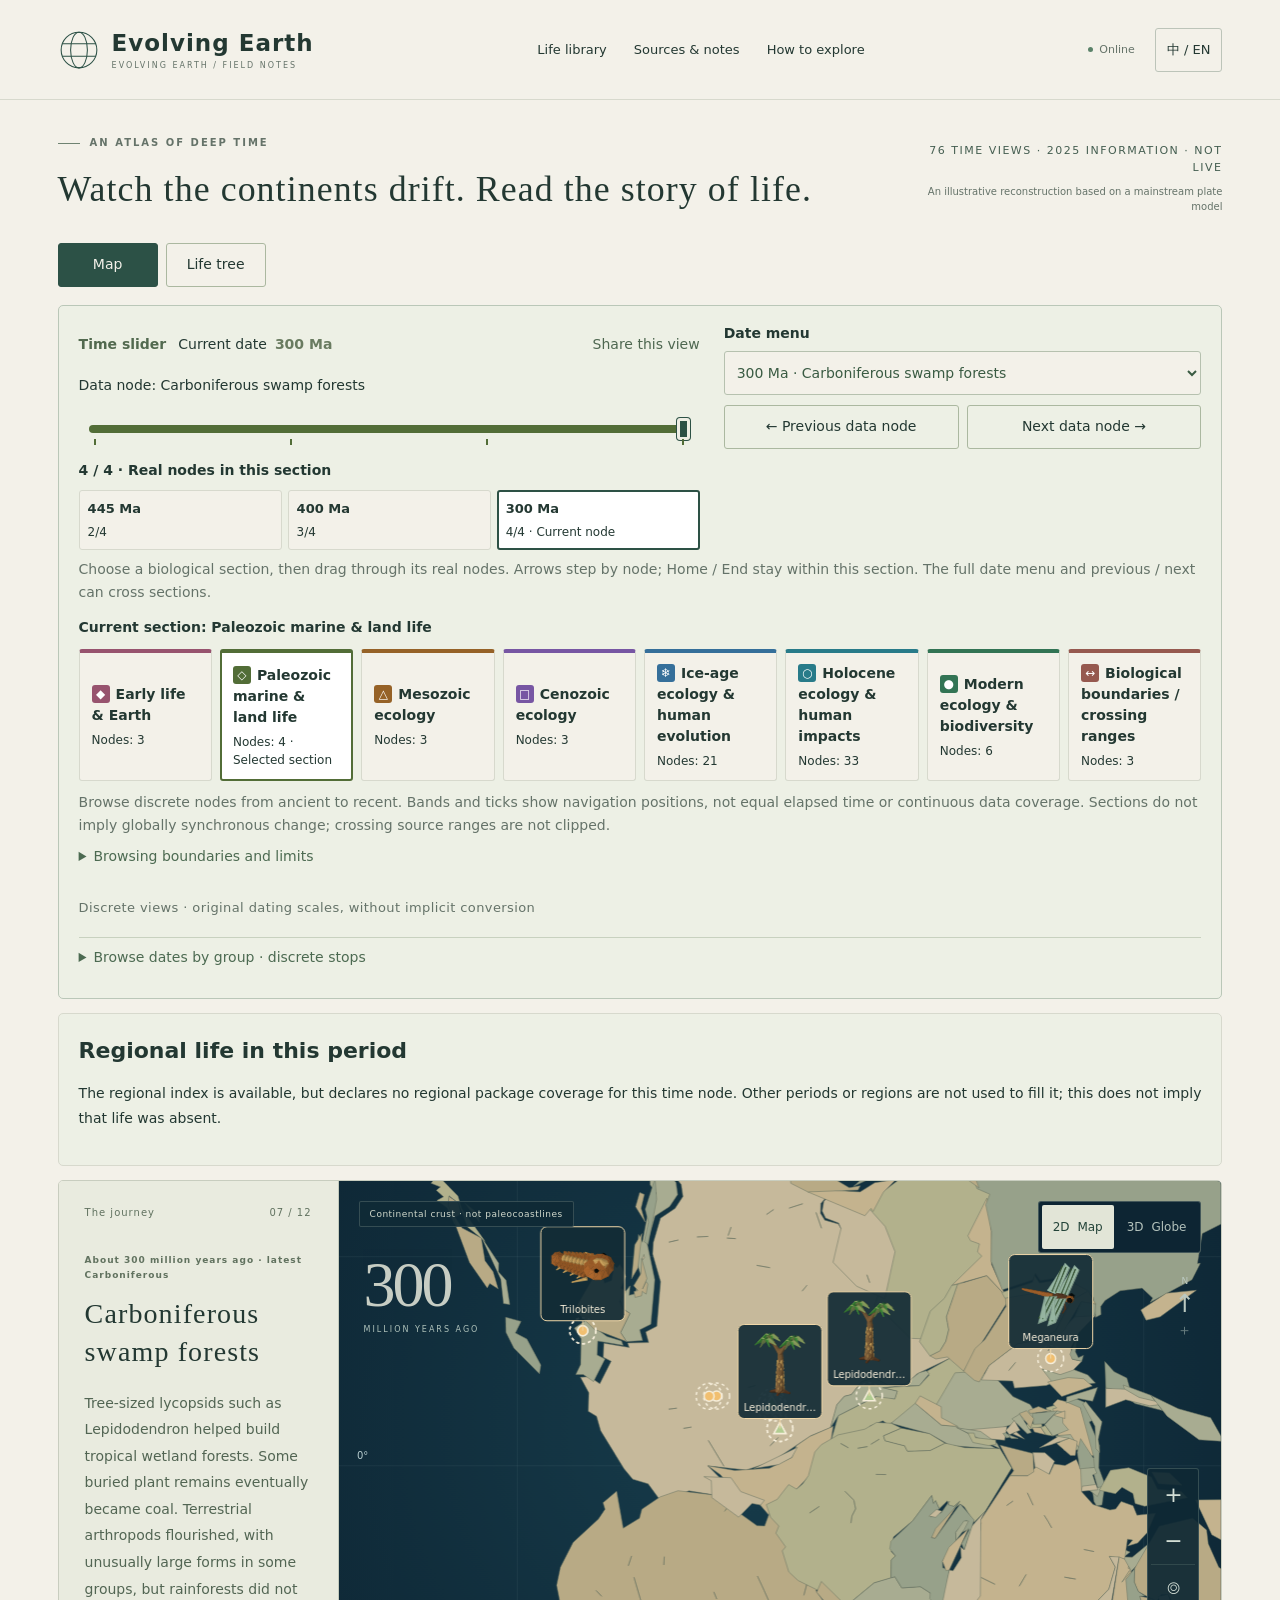
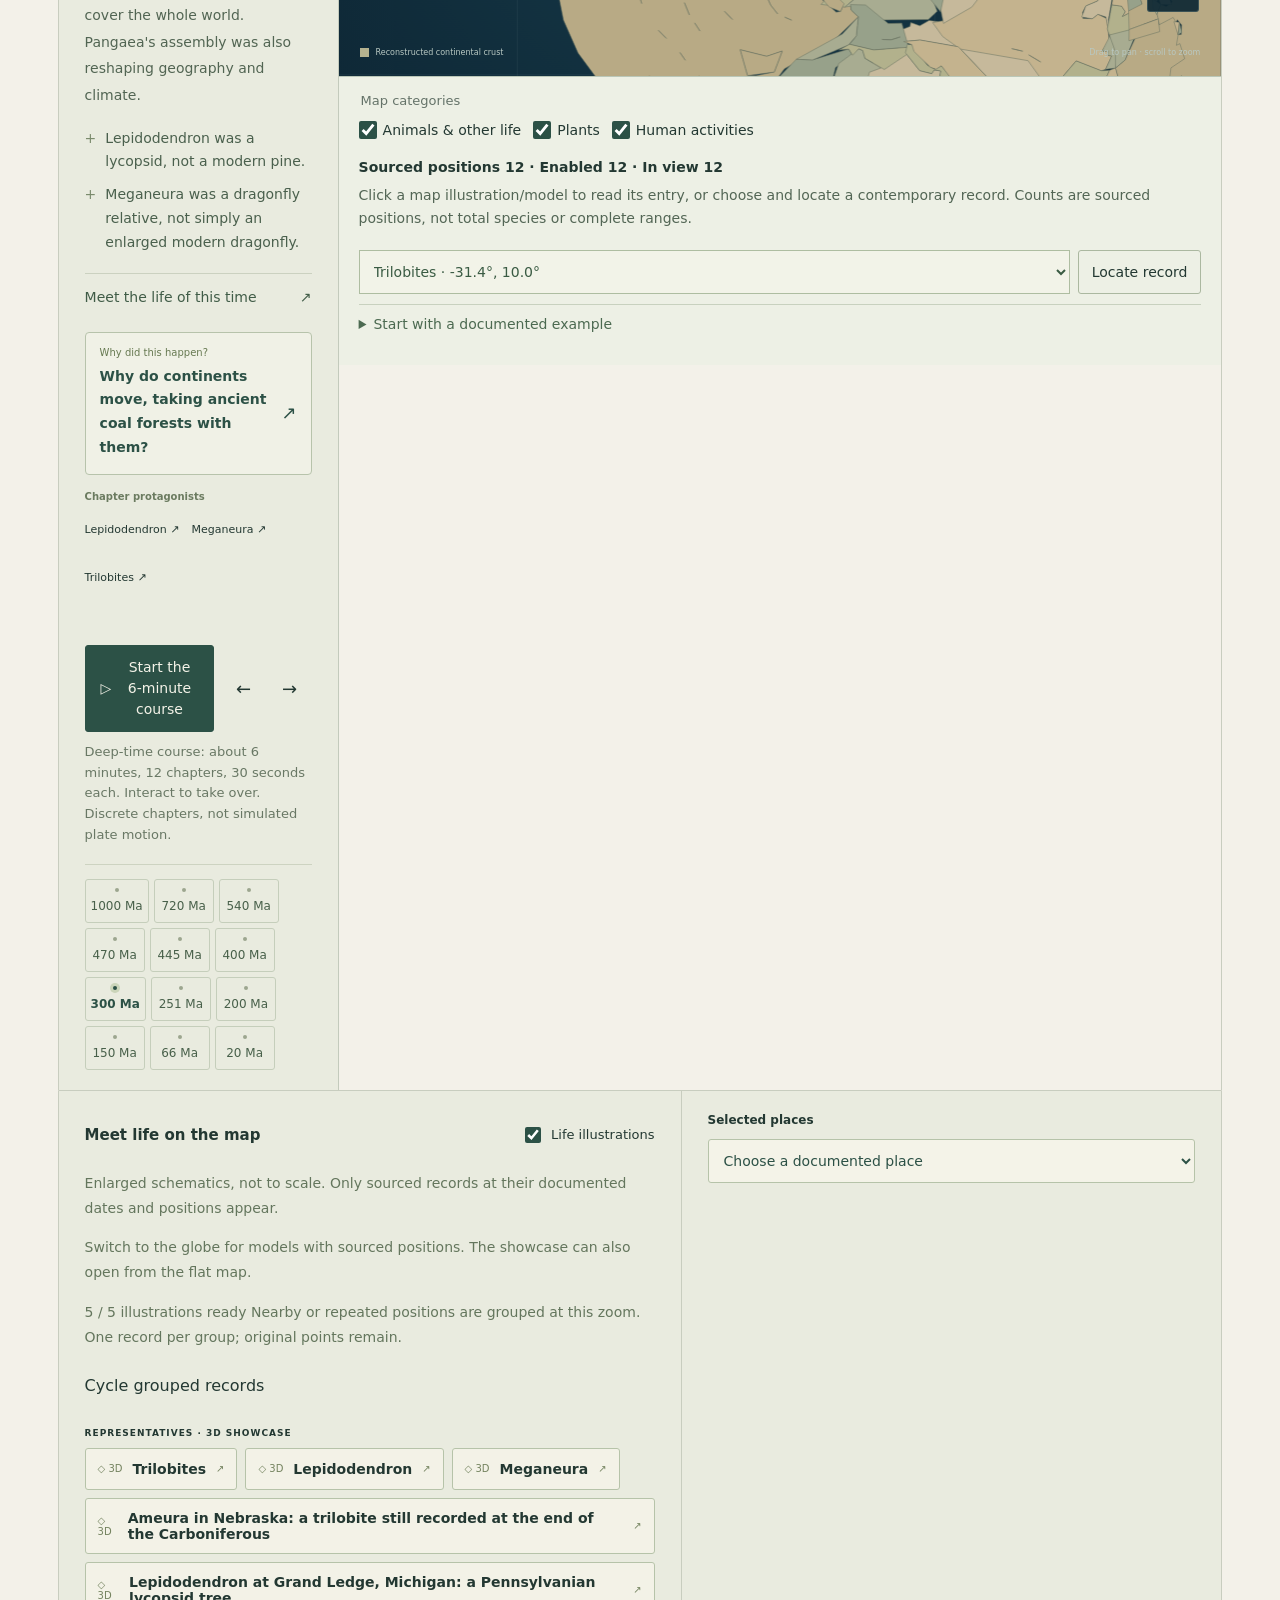
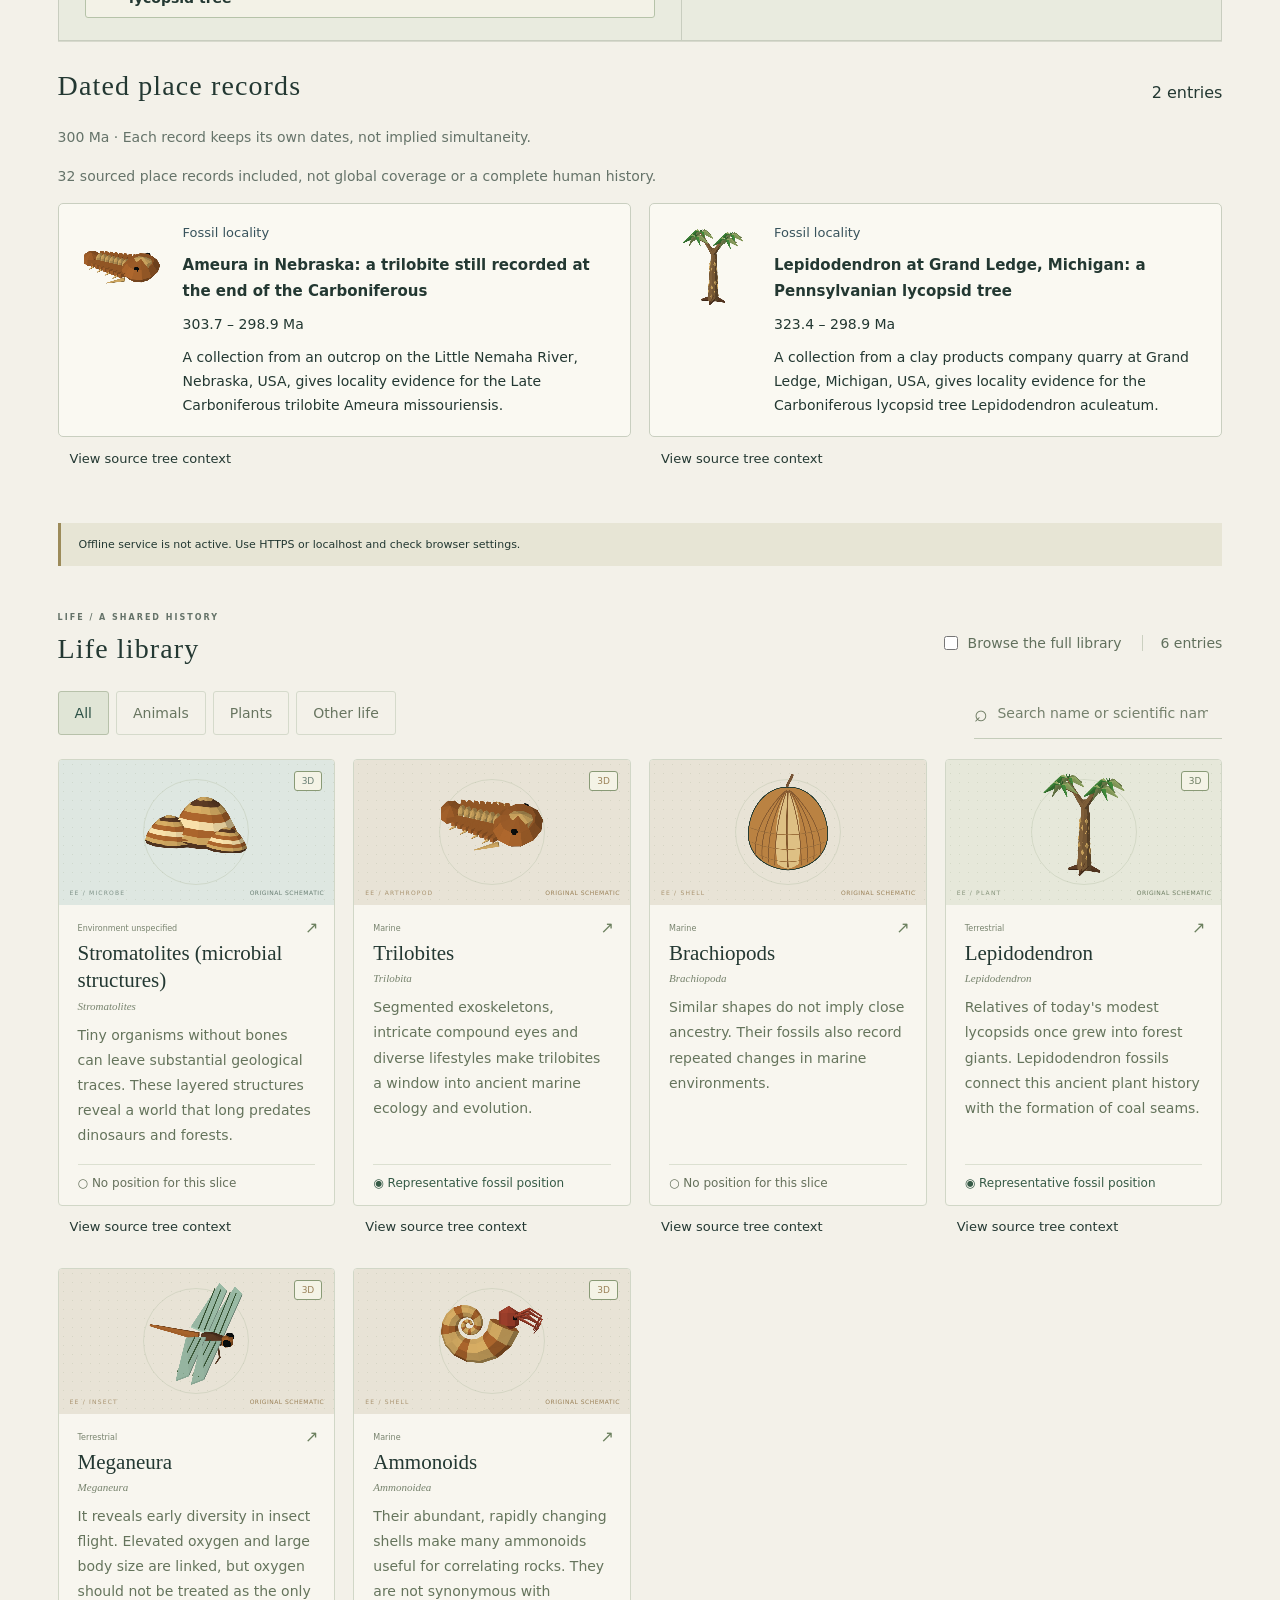
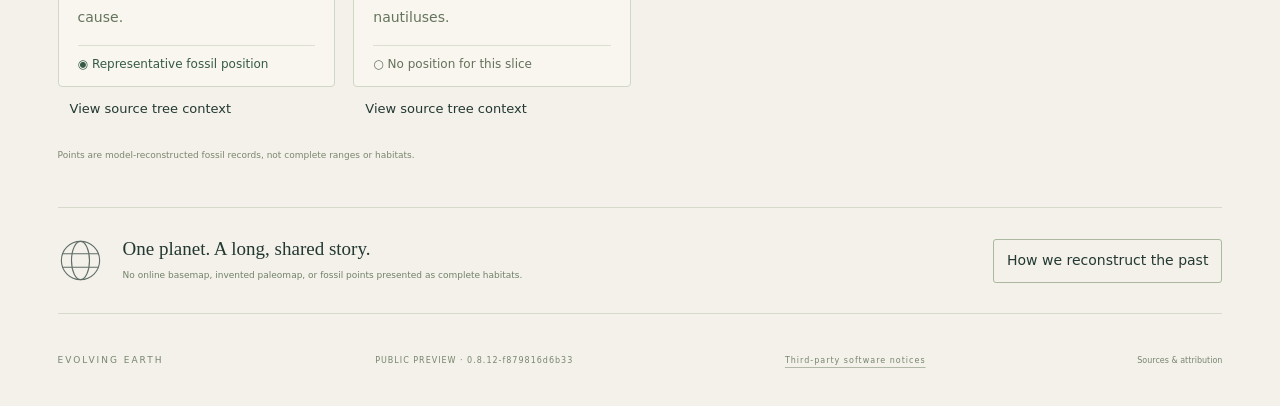
<file: index.html>
<!doctype html>
<html lang="zh-CN">
  <head>
    <meta charset="UTF-8">
    <meta name="viewport" content="width=device-width, initial-scale=1">
    <meta name="theme-color" content="#0b1c25">
    <meta name="description" content="演化地球 · Watch the continents drift. Read the story of life. An interactive, bilingual journey through a billion years of Earth history.">
    <link rel="icon" type="image/svg+xml" href="./earth.svg">
    <title>演化地球 · Evolving Earth</title>
    <script type="module" crossorigin src="./assets/index-gGgbrmYW.js"></script>
    <link rel="stylesheet" crossorigin href="./assets/index-B6CaaxDY.css">
  </head>
  <body>
    <div id="app"></div>
  </body>
</html>
</file>
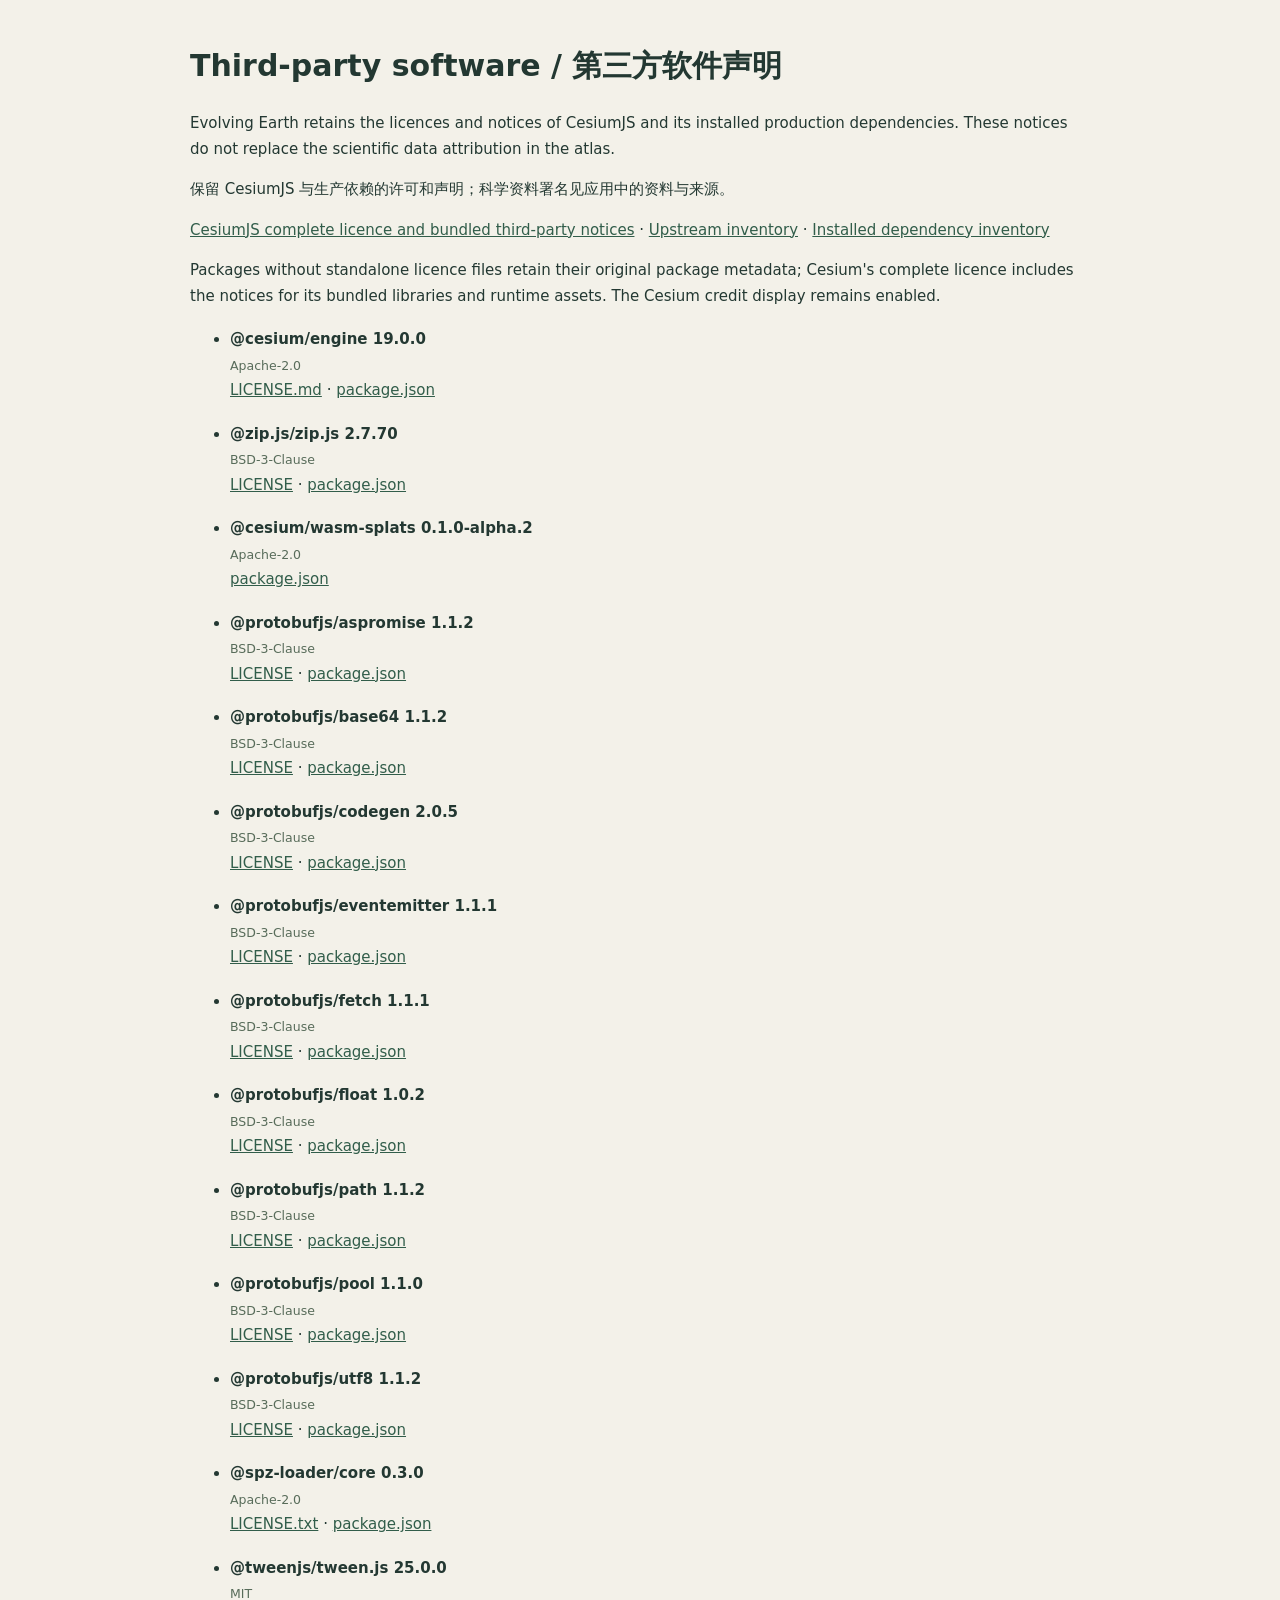
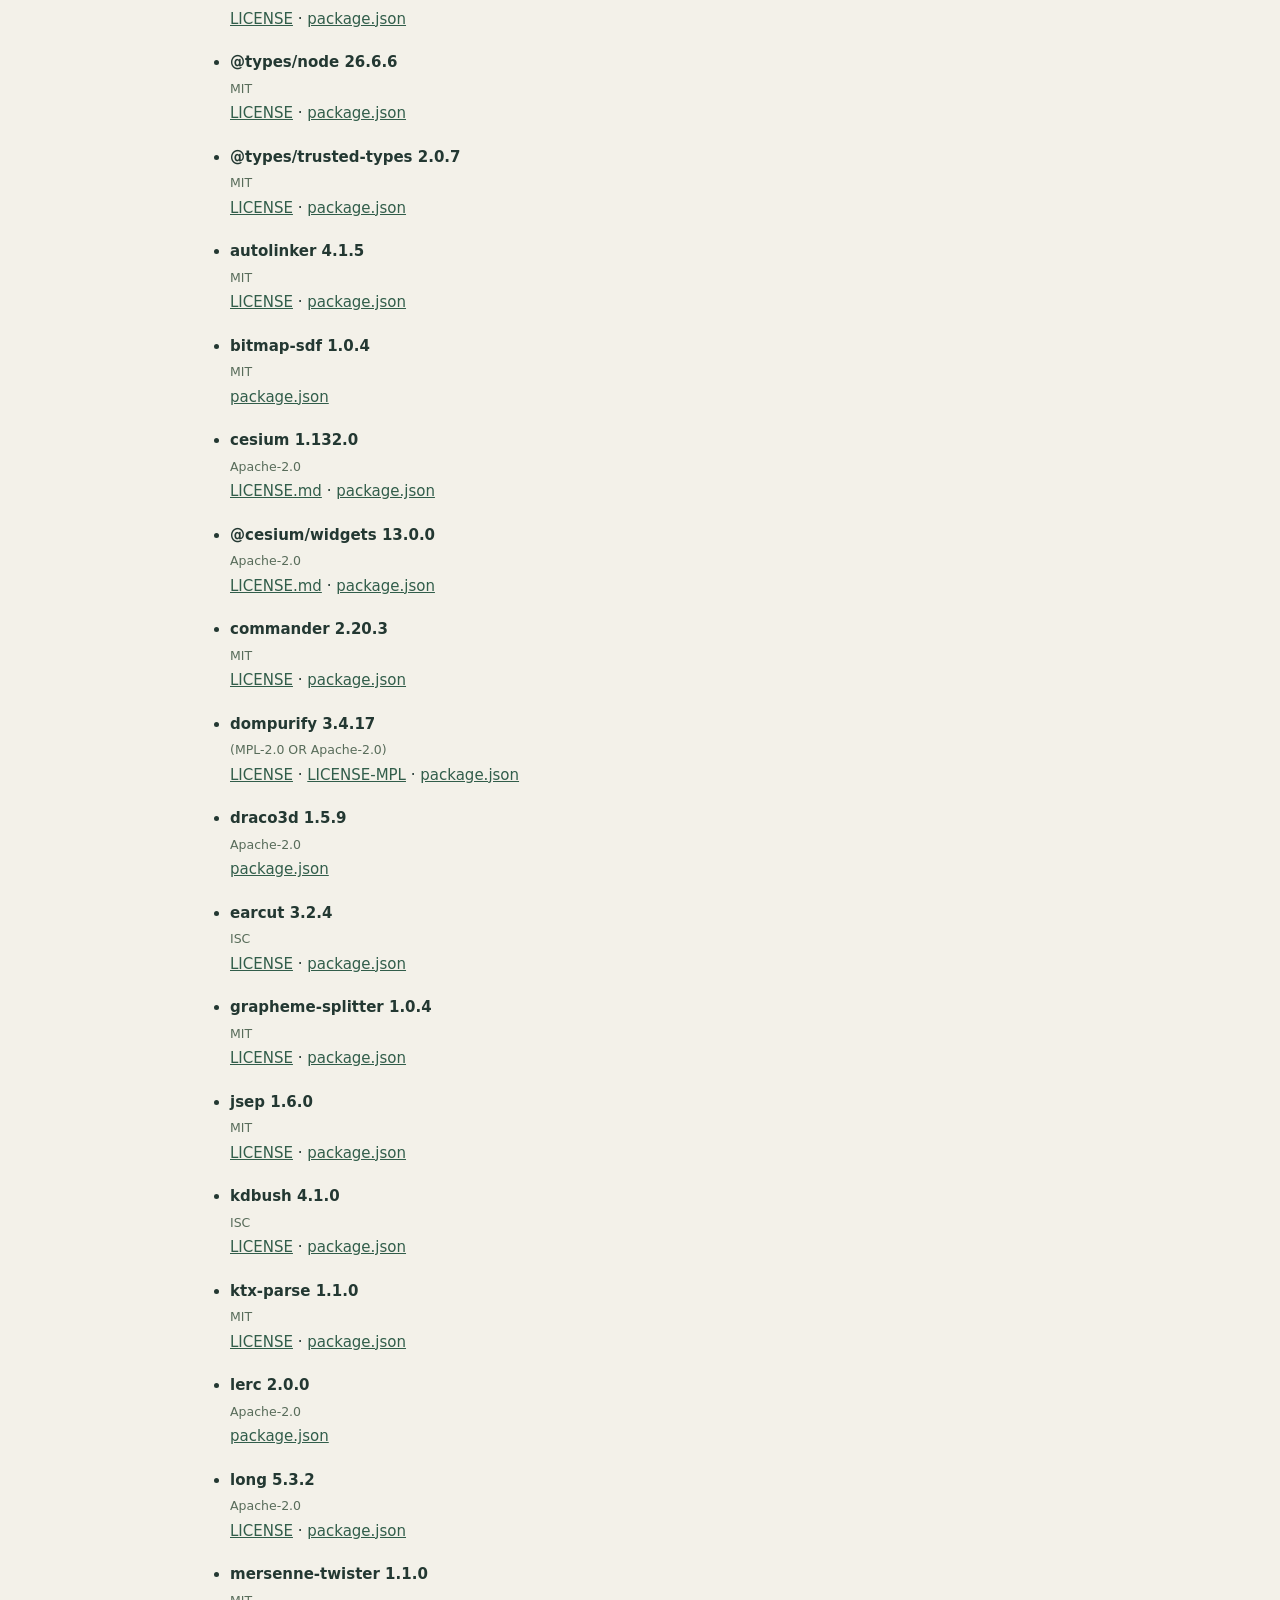
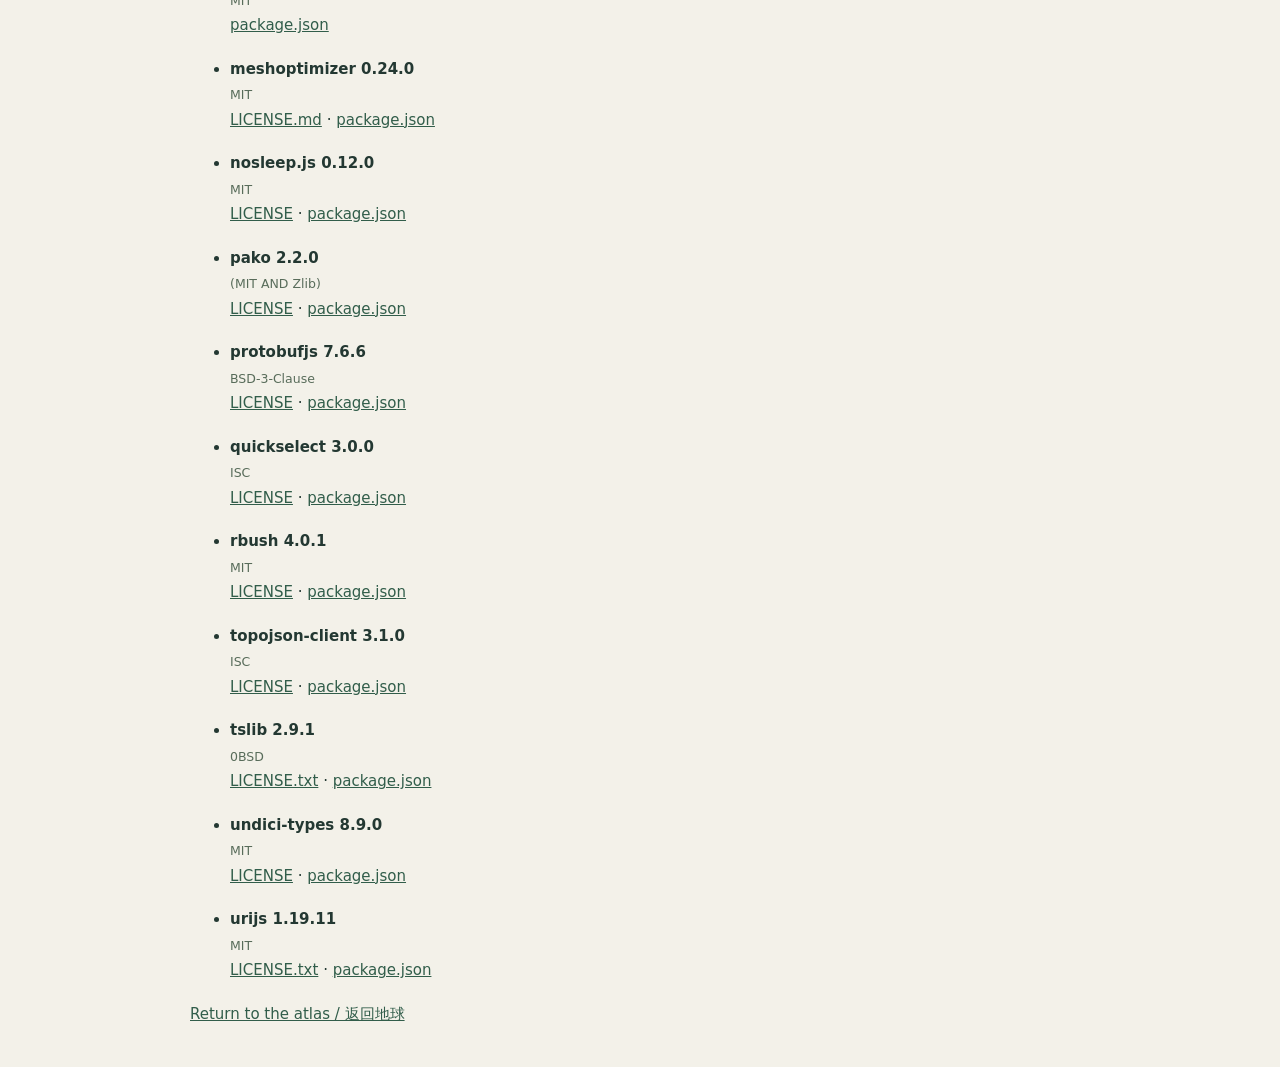
<file: licenses/index.html>
<!doctype html><html lang="en"><meta charset="utf-8"><meta name="viewport" content="width=device-width,initial-scale=1"><title>Third-party notices · Evolving Earth</title><style>body{max-width:900px;margin:40px auto;padding:0 24px;font:15px/1.7 system-ui;color:#233832;background:#f3f1e9}a{color:#315d4a}li{margin:18px 0}small{color:#586c5a}</style><h1>Third-party software / 第三方软件声明</h1><p>Evolving Earth retains the licences and notices of CesiumJS and its installed production dependencies. These notices do not replace the scientific data attribution in the atlas.</p><p>保留 CesiumJS 与生产依赖的许可和声明；科学资料署名见应用中的资料与来源。</p><p><a href="Cesium-LICENSE.md">CesiumJS complete licence and bundled third-party notices</a> · <a href="Cesium-ThirdParty.json">Upstream inventory</a> · <a href="inventory.json">Installed dependency inventory</a></p><p>Packages without standalone licence files retain their original package metadata; Cesium's complete licence includes the notices for its bundled libraries and runtime assets. The Cesium credit display remains enabled.</p><ul><li><strong>@cesium/engine 19.0.0</strong><br><small>Apache-2.0</small><br><a href="_cesium_engine_19.0.0/LICENSE.md">LICENSE.md</a> · <a href="_cesium_engine_19.0.0/package.json">package.json</a></li><li><strong>@zip.js/zip.js 2.7.70</strong><br><small>BSD-3-Clause</small><br><a href="_zip.js_zip.js_2.7.70/LICENSE">LICENSE</a> · <a href="_zip.js_zip.js_2.7.70/package.json">package.json</a></li><li><strong>@cesium/wasm-splats 0.1.0-alpha.2</strong><br><small>Apache-2.0</small><br><a href="_cesium_wasm-splats_0.1.0-alpha.2/package.json">package.json</a></li><li><strong>@protobufjs/aspromise 1.1.2</strong><br><small>BSD-3-Clause</small><br><a href="_protobufjs_aspromise_1.1.2/LICENSE">LICENSE</a> · <a href="_protobufjs_aspromise_1.1.2/package.json">package.json</a></li><li><strong>@protobufjs/base64 1.1.2</strong><br><small>BSD-3-Clause</small><br><a href="_protobufjs_base64_1.1.2/LICENSE">LICENSE</a> · <a href="_protobufjs_base64_1.1.2/package.json">package.json</a></li><li><strong>@protobufjs/codegen 2.0.5</strong><br><small>BSD-3-Clause</small><br><a href="_protobufjs_codegen_2.0.5/LICENSE">LICENSE</a> · <a href="_protobufjs_codegen_2.0.5/package.json">package.json</a></li><li><strong>@protobufjs/eventemitter 1.1.1</strong><br><small>BSD-3-Clause</small><br><a href="_protobufjs_eventemitter_1.1.1/LICENSE">LICENSE</a> · <a href="_protobufjs_eventemitter_1.1.1/package.json">package.json</a></li><li><strong>@protobufjs/fetch 1.1.1</strong><br><small>BSD-3-Clause</small><br><a href="_protobufjs_fetch_1.1.1/LICENSE">LICENSE</a> · <a href="_protobufjs_fetch_1.1.1/package.json">package.json</a></li><li><strong>@protobufjs/float 1.0.2</strong><br><small>BSD-3-Clause</small><br><a href="_protobufjs_float_1.0.2/LICENSE">LICENSE</a> · <a href="_protobufjs_float_1.0.2/package.json">package.json</a></li><li><strong>@protobufjs/path 1.1.2</strong><br><small>BSD-3-Clause</small><br><a href="_protobufjs_path_1.1.2/LICENSE">LICENSE</a> · <a href="_protobufjs_path_1.1.2/package.json">package.json</a></li><li><strong>@protobufjs/pool 1.1.0</strong><br><small>BSD-3-Clause</small><br><a href="_protobufjs_pool_1.1.0/LICENSE">LICENSE</a> · <a href="_protobufjs_pool_1.1.0/package.json">package.json</a></li><li><strong>@protobufjs/utf8 1.1.2</strong><br><small>BSD-3-Clause</small><br><a href="_protobufjs_utf8_1.1.2/LICENSE">LICENSE</a> · <a href="_protobufjs_utf8_1.1.2/package.json">package.json</a></li><li><strong>@spz-loader/core 0.3.0</strong><br><small>Apache-2.0</small><br><a href="_spz-loader_core_0.3.0/LICENSE.txt">LICENSE.txt</a> · <a href="_spz-loader_core_0.3.0/package.json">package.json</a></li><li><strong>@tweenjs/tween.js 25.0.0</strong><br><small>MIT</small><br><a href="_tweenjs_tween.js_25.0.0/LICENSE">LICENSE</a> · <a href="_tweenjs_tween.js_25.0.0/package.json">package.json</a></li><li><strong>@types/node 26.6.6</strong><br><small>MIT</small><br><a href="_types_node_26.6.6/LICENSE">LICENSE</a> · <a href="_types_node_26.6.6/package.json">package.json</a></li><li><strong>@types/trusted-types 2.0.7</strong><br><small>MIT</small><br><a href="_types_trusted-types_2.0.7/LICENSE">LICENSE</a> · <a href="_types_trusted-types_2.0.7/package.json">package.json</a></li><li><strong>autolinker 4.1.5</strong><br><small>MIT</small><br><a href="autolinker_4.1.5/LICENSE">LICENSE</a> · <a href="autolinker_4.1.5/package.json">package.json</a></li><li><strong>bitmap-sdf 1.0.4</strong><br><small>MIT</small><br><a href="bitmap-sdf_1.0.4/package.json">package.json</a></li><li><strong>cesium 1.132.0</strong><br><small>Apache-2.0</small><br><a href="cesium_1.132.0/LICENSE.md">LICENSE.md</a> · <a href="cesium_1.132.0/package.json">package.json</a></li><li><strong>@cesium/widgets 13.0.0</strong><br><small>Apache-2.0</small><br><a href="_cesium_widgets_13.0.0/LICENSE.md">LICENSE.md</a> · <a href="_cesium_widgets_13.0.0/package.json">package.json</a></li><li><strong>commander 2.20.3</strong><br><small>MIT</small><br><a href="commander_2.20.3/LICENSE">LICENSE</a> · <a href="commander_2.20.3/package.json">package.json</a></li><li><strong>dompurify 3.4.17</strong><br><small>(MPL-2.0 OR Apache-2.0)</small><br><a href="dompurify_3.4.17/LICENSE">LICENSE</a> · <a href="dompurify_3.4.17/LICENSE-MPL">LICENSE-MPL</a> · <a href="dompurify_3.4.17/package.json">package.json</a></li><li><strong>draco3d 1.5.9</strong><br><small>Apache-2.0</small><br><a href="draco3d_1.5.9/package.json">package.json</a></li><li><strong>earcut 3.2.4</strong><br><small>ISC</small><br><a href="earcut_3.2.4/LICENSE">LICENSE</a> · <a href="earcut_3.2.4/package.json">package.json</a></li><li><strong>grapheme-splitter 1.0.4</strong><br><small>MIT</small><br><a href="grapheme-splitter_1.0.4/LICENSE">LICENSE</a> · <a href="grapheme-splitter_1.0.4/package.json">package.json</a></li><li><strong>jsep 1.6.0</strong><br><small>MIT</small><br><a href="jsep_1.6.0/LICENSE">LICENSE</a> · <a href="jsep_1.6.0/package.json">package.json</a></li><li><strong>kdbush 4.1.0</strong><br><small>ISC</small><br><a href="kdbush_4.1.0/LICENSE">LICENSE</a> · <a href="kdbush_4.1.0/package.json">package.json</a></li><li><strong>ktx-parse 1.1.0</strong><br><small>MIT</small><br><a href="ktx-parse_1.1.0/LICENSE">LICENSE</a> · <a href="ktx-parse_1.1.0/package.json">package.json</a></li><li><strong>lerc 2.0.0</strong><br><small>Apache-2.0</small><br><a href="lerc_2.0.0/package.json">package.json</a></li><li><strong>long 5.3.2</strong><br><small>Apache-2.0</small><br><a href="long_5.3.2/LICENSE">LICENSE</a> · <a href="long_5.3.2/package.json">package.json</a></li><li><strong>mersenne-twister 1.1.0</strong><br><small>MIT</small><br><a href="mersenne-twister_1.1.0/package.json">package.json</a></li><li><strong>meshoptimizer 0.24.0</strong><br><small>MIT</small><br><a href="meshoptimizer_0.24.0/LICENSE.md">LICENSE.md</a> · <a href="meshoptimizer_0.24.0/package.json">package.json</a></li><li><strong>nosleep.js 0.12.0</strong><br><small>MIT</small><br><a href="nosleep.js_0.12.0/LICENSE">LICENSE</a> · <a href="nosleep.js_0.12.0/package.json">package.json</a></li><li><strong>pako 2.2.0</strong><br><small>(MIT AND Zlib)</small><br><a href="pako_2.2.0/LICENSE">LICENSE</a> · <a href="pako_2.2.0/package.json">package.json</a></li><li><strong>protobufjs 7.6.6</strong><br><small>BSD-3-Clause</small><br><a href="protobufjs_7.6.6/LICENSE">LICENSE</a> · <a href="protobufjs_7.6.6/package.json">package.json</a></li><li><strong>quickselect 3.0.0</strong><br><small>ISC</small><br><a href="quickselect_3.0.0/LICENSE">LICENSE</a> · <a href="quickselect_3.0.0/package.json">package.json</a></li><li><strong>rbush 4.0.1</strong><br><small>MIT</small><br><a href="rbush_4.0.1/LICENSE">LICENSE</a> · <a href="rbush_4.0.1/package.json">package.json</a></li><li><strong>topojson-client 3.1.0</strong><br><small>ISC</small><br><a href="topojson-client_3.1.0/LICENSE">LICENSE</a> · <a href="topojson-client_3.1.0/package.json">package.json</a></li><li><strong>tslib 2.9.1</strong><br><small>0BSD</small><br><a href="tslib_2.9.1/LICENSE.txt">LICENSE.txt</a> · <a href="tslib_2.9.1/package.json">package.json</a></li><li><strong>undici-types 8.9.0</strong><br><small>MIT</small><br><a href="undici-types_8.9.0/LICENSE">LICENSE</a> · <a href="undici-types_8.9.0/package.json">package.json</a></li><li><strong>urijs 1.19.11</strong><br><small>MIT</small><br><a href="urijs_1.19.11/LICENSE.txt">LICENSE.txt</a> · <a href="urijs_1.19.11/package.json">package.json</a></li></ul><p><a href="../index.html">Return to the atlas / 返回地球</a></p></html>
</file>
<file: assets/index-B6CaaxDY.css>
:root{font-family:system-ui,-apple-system,Segoe UI,PingFang SC,Microsoft YaHei,sans-serif;color:#233832;background:#f3f1e9;font-synthesis:none;font-variant-numeric:tabular-nums;--paper: #f3f1e9;--ink: #233832;--muted: #657369;--line: #d7d9cd;--green: #2c5146;--gold: #cbb887}*{box-sizing:border-box}html{scroll-behavior:smooth;scroll-padding-top:24px}body{margin:0;min-width:320px}button,input,select{font:inherit}button,a,input,select{-webkit-tap-highlight-color:transparent}button{cursor:pointer;color:inherit}button:disabled{cursor:not-allowed;opacity:.46}button,input,select{touch-action:manipulation}button{border:0;background:none}a{color:inherit;text-decoration-color:#b1b8a8;text-underline-offset:4px}button:focus-visible,a:focus-visible,input:focus-visible,canvas:focus-visible,select:focus-visible,summary:focus-visible{outline:3px solid #b57824;outline-offset:4px}button,a{transition:background-color .18s,color .18s,border-color .18s}[hidden]{display:none!important}.sr-only{position:absolute;width:1px;height:1px;padding:0;margin:-1px;clip:rect(0,0,0,0);overflow:hidden;white-space:nowrap;border:0}.skip-link{position:absolute;left:20px;top:-80px;z-index:20;padding:15px;background:var(--paper)}.skip-link:focus{top:10px}.site-header{min-height:100px;display:flex;align-items:center;justify-content:space-between;gap:32px;border-bottom:1px solid var(--line);padding:20px 4.5%}.brand{display:flex;gap:12px;align-items:center;text-decoration:none;white-space:nowrap}.brand-mark{width:42px;height:42px;color:var(--green);display:block}.brand strong{display:block;font-size:23px;font-weight:650;letter-spacing:1px}.brand small{display:block;margin-top:5px;font-size:8px;letter-spacing:2px;color:var(--muted)}.header-nav{display:flex;gap:27px;align-items:center;font-size:13px}.header-nav a{text-decoration:none}.header-nav a:hover,.text-button:hover{color:#9c671f}.text-button{padding:5px 0;min-height:44px;font-size:inherit}.header-actions{display:flex;align-items:center;gap:20px}#mobile-help{display:none}.network-status{display:flex;gap:6px;align-items:center;color:var(--muted);font-size:11px;white-space:nowrap}.network-status:before{content:"";height:5px;width:5px;border-radius:50%;background:#5a8269}.network-status.is-offline:before{background:#aa742e}.language-button{border:1px solid #bcc4b9;border-radius:3px;padding:8px 11px;min-height:44px;font-size:13px;white-space:nowrap}main{max-width:1800px;margin:auto;padding:0 4.5%}.intro{display:flex;justify-content:space-between;align-items:flex-end;gap:32px;padding:35px 0 29px}.eyebrow{color:var(--muted);letter-spacing:2px;font-size:10px;font-weight:600;line-height:1.6;display:flex;align-items:center;gap:10px;margin:0 0 13px}.tiny-line{width:22px;height:1px;background:#6f8372;display:inline-block}h1{margin:0;font-size:clamp(24px,2.8vw,39px);font-family:Georgia,"Noto Serif SC",Songti SC,SimSun,serif;font-weight:400;letter-spacing:.03em;line-height:1.4}.intro-note{color:var(--muted);display:flex;flex-direction:column;text-align:right;gap:8px;font-size:10px;line-height:1.5;max-width:310px}.intro-note span:first-child{text-transform:uppercase;letter-spacing:1.5px;font-size:11px;color:#455e51}.atlas{display:grid;grid-template-columns:280px minmax(0,1fr);min-height:495px;border:1px solid #c8cdbf;border-radius:5px 5px 0 0;overflow:hidden}.map-workspace{display:flex;flex-direction:column;min-width:0}.map-workspace .map-panel{flex:none}#map-controls,#map-context-controls{padding:16px 20px;background:#edf0e5;color:var(--ink);border-top:1px solid #bac7b8;min-width:0}#map-controls{display:grid;grid-template-columns:minmax(0,1.3fr) minmax(230px,1fr);gap:8px 24px;border:1px solid #bac7b8;border-radius:5px;margin-bottom:14px}#map-controls .timeline-panel{padding:0;background:transparent;min-width:0}.current-time{display:flex;flex-wrap:wrap;gap:4px 8px;min-width:0}#timeline-value{overflow-wrap:anywhere}#time-controls-hint,#map-controls .timeline-bottom,#time-navigation,#time-band-navigation{grid-column:1 / -1}#time-controls-hint,#map-controls .timeline-bottom{margin:0;color:var(--muted)}#map-controls .timeline-bottom{font-size:13px}.map-time-control{display:flex;flex-direction:column}#map-controls p,#map-context-controls p{font-size:14px;line-height:1.65}#map-context-controls .map-content-counts{font-weight:650;margin:4px 0}#map-state-text{color:#536655;margin:5px 0 10px}.map-recovery{display:flex;flex-wrap:wrap;gap:8px}#map-location-control{display:flex;gap:8px;margin:10px 0}#map-record-picker{min-width:0;flex:1;width:100%;font-size:14px;min-height:44px}#map-location-control button{flex-shrink:0}#time-navigation,#example-paths{border-top:1px solid #c8d1bf;margin-top:10px}#map-controls summary,#map-context-controls summary{min-height:44px;padding:11px 0;font-size:14px;cursor:pointer}#example-routes{display:flex;flex-wrap:wrap;gap:8px;padding-bottom:10px}.date-notes{font-size:14px;line-height:1.7;margin:12px 0}.date-notes summary{min-height:44px;padding:10px 0;cursor:pointer}.story-panel{display:flex;flex-direction:column;padding:26px 26px 20px;background:#e9ebdf;border-right:1px solid #c3cabc;overflow-anchor:none}.chapter-header{display:flex;justify-content:space-between;color:#617260;font-size:10px;letter-spacing:1px;margin-bottom:35px}.epoch-label{font-size:14px;line-height:1.6;margin-bottom:6px;font-weight:600}#epoch-select{width:100%;min-width:0;min-height:44px;border:1px solid #b6c1af;border-radius:3px;padding:9px 8px;background:#f3f1e9;margin-bottom:10px;font-size:14px}#record-layers{display:flex;flex-wrap:wrap;gap:4px 12px;border:0;padding:0;margin:0;font-size:14px}#record-layers legend{font-size:13px;color:var(--muted)}#record-layers label{display:inline-flex;gap:6px;align-items:center;min-height:44px;cursor:pointer}#record-layers input{width:18px;height:18px;accent-color:var(--green);margin:0}.map-age[data-native]{max-width:calc(100% - 115px)}.map-age[data-native]>span{font:20px/1.5 system-ui;letter-spacing:0;overflow-wrap:anywhere}.map-age[data-native] small{letter-spacing:0;line-height:1.5;max-width:290px}.record-section{padding:28px 0;border-top:1px solid var(--line)}.distribution-section{border-top:2px solid #25808a}.distribution-reference{padding:10px 12px;border:1px dashed #25808a;background:#e5f2ef}.record-section>p{font-size:14px;line-height:1.8;max-width:900px;color:var(--muted)}.record-grid{display:grid;grid-template-columns:repeat(auto-fit,minmax(min(100%,280px),1fr));gap:18px}.record-card{display:grid;grid-template-columns:90px minmax(0,1fr);gap:16px;padding:18px;border:1px solid #c9cfc0;background:#faf9f2;border-radius:5px;text-align:left;min-width:0}.record-card:hover{border-color:#6b8372;background:#edf0e3}.record-picture{display:flex;align-items:center;min-width:0}.record-picture .illustration-slot,.record-picture canvas{width:90px;height:90px;object-fit:contain}.record-card-copy{display:flex;flex-direction:column;gap:9px;font-size:14px;line-height:1.7;overflow-wrap:anywhere}.record-card-copy strong{font-size:15px}.location-kind{font-size:13px;color:#38535c}[data-location-kind=regional-location]{color:#075d68;background:#d3efef;border:1px dashed #25808a;border-radius:3px;padding:4px 7px}.record-answer{font-size:17px;color:var(--green)}.record-detail-actions{display:flex;gap:10px;flex-wrap:wrap;margin:20px 0}.record-location,.reference-boundary{border-left:3px solid #6a9698;padding:10px 15px;background:#e8efea;font-size:14px;line-height:1.8}.record-periods{display:flex;flex-wrap:wrap;gap:5px 16px;padding:8px 0}.record-periods p{margin:0;padding:5px 9px;background:#e8ebde;font-size:14px;border-radius:3px}.record-nonlive,.record-outside{padding:10px 12px;border:1px solid #c6bc9e;background:#f2ecdc;font-size:12px}.record-photo{margin:24px 0;padding:12px;background:#e8ebdf}.record-photo img{display:block;max-width:100%;max-height:480px;width:auto;height:auto;margin:auto}.record-photo figcaption{font-size:12px;line-height:1.8;overflow-wrap:anywhere}.photo-content{min-height:90px;font-size:12px}.record-evidence section{padding-bottom:15px;border-bottom:1px solid var(--line)}.record-sources{margin-top:20px}@media(max-width:600px){#map-controls{grid-template-columns:minmax(0,1fr)}.map-age[data-native]>span{font-size:15px}}#story h2{font-family:Georgia,Songti SC,SimSun,serif;font-weight:400;font-size:28px;line-height:1.35;letter-spacing:.04em;margin:0 0 19px}#story>p:not(.eyebrow){font-size:14px;line-height:1.9;color:#526553;margin:0 0 15px}#story .eyebrow{font-size:9px;color:#61725f;letter-spacing:1px}.highlights{list-style:none;padding:0;margin:18px 0;font-size:14px;color:#4a604d;line-height:1.7}.highlights li{display:flex;gap:9px;margin:9px 0}.highlights li:before{content:"+";color:#7a8a6c}.story-life-link{display:flex;justify-content:space-between;text-decoration:none;border-top:1px solid #cbd1c0;padding:15px 0 5px;min-height:44px;font-size:14px;color:#405c47}.learning-entry{width:100%;display:grid;grid-template-columns:minmax(0,1fr) auto;gap:7px 12px;text-align:left;padding:14px;margin-top:15px;border:1px solid #b7c3ab;border-radius:4px;background:#f0f1e6;color:var(--green);overflow-wrap:anywhere}.learning-entry:hover{background:#e2e8d6;border-color:#7d9273}.learning-entry>span{grid-column:1 / -1;color:#667951;font-size:10px}.learning-entry>strong{font-size:14px;font-weight:550;line-height:1.7}.learning-entry>i{align-self:center;font-style:normal;font-size:18px}.story-controls{display:flex;justify-content:space-between;align-items:center;gap:8px;margin-top:auto;padding-top:25px}.primary-button{background:#2c5146;color:#f4f3e8;border:1px solid #2c5146;padding:11px 15px;min-height:44px;border-radius:3px;font-size:14px;display:inline-flex;gap:10px;align-items:center;justify-content:center;line-height:1.5}.primary-button:hover:not(:disabled){background:#1d3d33}.chapter-arrows{display:flex;gap:2px}.icon-button{min-width:44px;min-height:44px;border-radius:3px;font-size:18px}.icon-button:hover{background:#dbe0d0}.journey-note{font-size:13px;color:#697865;margin:10px 0 18px;line-height:1.6}.chapter-list{display:flex;flex-wrap:wrap;gap:5px;border-top:1px solid #cdd3c1;padding-top:14px}.chapter-dot{font-size:12px;color:#48604a;min-height:44px;min-width:60px;padding:5px;position:relative;border:1px solid #c5cebb;border-radius:3px}.chapter-dot:before{content:"";display:block;width:4px;height:4px;border-radius:50%;background:#9ca68f;margin:0 auto 7px}.chapter-dot.active{color:#2c5146;font-weight:700}.chapter-dot.active:before{background:#2c5146;box-shadow:0 0 0 3px #cbd5ba}.map-panel{position:relative;height:495px;min-height:495px;overflow:hidden;background:#0e2736;color:#dae1d9}#map-host,.earth-canvas,.globe-host{width:100%;height:100%;position:absolute;inset:0}.earth-canvas{display:block;touch-action:none;cursor:grab}.earth-canvas:active{cursor:grabbing}.map-top{position:absolute;inset:20px 20px auto;display:flex;align-items:flex-start;justify-content:space-between;gap:15px;pointer-events:none}.map-tag{background:#102a36ed;border:1px solid #63767577;border-radius:2px;padding:7px 10px;font-size:9px;letter-spacing:.5px;color:#d1d9cc}.view-toggle{display:flex;border:1px solid #697a7699;border-radius:3px;padding:3px;background:#0d2533;pointer-events:auto;gap:2px}.view-toggle button{color:#b3c2bc;font-size:12px;min-width:44px;min-height:44px;padding:7px 11px;border-radius:2px;white-space:nowrap}.view-toggle button[aria-pressed=true]{background:#e2e5d7;color:#244439}.view-toggle button span{margin-left:4px}.map-age{position:absolute;left:25px;top:72px;display:flex;flex-direction:column;pointer-events:none}.map-age>span{font-family:Georgia,serif;font-size:clamp(40px,5vw,70px);line-height:1;font-weight:400;color:#e1e4d7;letter-spacing:-3px;opacity:.88}.map-age small{font-size:8px;letter-spacing:2px;margin-top:8px;color:#aec1ba}.map-compass{position:absolute;right:26px;top:95px;display:flex;flex-direction:column;align-items:center;gap:3px;pointer-events:none;color:#bbc9c1;font-size:9px}.map-compass span:nth-child(2){font-size:25px;font-weight:200}.map-compass span:last-child{opacity:.5;font-size:15px}.map-tools{position:absolute;bottom:64px;right:22px;display:flex;flex-direction:column;gap:2px;border:1px solid #60797477;border-radius:3px;padding:3px;background:#0e2834ed}.map-tool{color:#d3ded5;width:44px;height:44px;font-size:22px}.map-tool:hover{background:#2a4850}.reset-tool{font-size:22px;border-top:1px solid #60797455}.map-bottom{position:absolute;inset:auto 21px 19px;display:flex;justify-content:space-between;align-items:center;gap:14px;font-size:8px;color:#b8c8c2;pointer-events:none}.map-legend{display:inline-flex;align-items:center;gap:7px}.map-legend i{width:9px;height:9px;background:#b5b28f;display:inline-block}.map-message{position:absolute;inset:0;display:flex;flex-direction:column;align-items:center;justify-content:center;text-align:center;background:#102b39;padding:65px 35px;z-index:2}.map-message h2{font-size:22px;font-weight:400;font-family:Georgia,Songti SC,SimSun,serif;margin:12px 0}.map-message p{font-size:12px;color:#bdcbc3;max-width:390px;line-height:1.9;margin:0 0 20px}.map-message .outlined-button{color:#e0e6d9;border-color:#82988b}.map-message details{margin-top:16px;max-width:100%;font-size:10px;color:#b6c8c0}.map-message summary{color:#c3d0c3}.map-message code{display:block;padding:10px;overflow-wrap:anywhere;max-width:450px}.map-message.compact-error{inset:auto 20px 54px;padding:14px 20px;border:1px solid #a48d62;border-radius:4px;background:#182d32f5}.map-message.compact-error h2{font-size:15px;margin:3px 0}.map-message.compact-error p{font-size:10px;margin-bottom:8px}.map-message.compact-error .error-mark{display:none}.map-message.compact-error details{margin-top:8px}.error-mark{border:1px solid #bea878;color:#d3bd8a;border-radius:50%;width:34px;height:34px;line-height:32px;font-family:Georgia,serif}.loading-orbit{width:40px;height:40px;border:1px solid #607b74;border-top-color:#e0d1a2;border-radius:50%;animation:orbit 2s linear infinite}@keyframes orbit{to{transform:rotate(360deg)}}.map-loading{position:absolute;bottom:53px;left:50%;transform:translate(-50%);border:1px solid #778f7b;background:#12313f;color:#e6e9db;padding:8px 14px;border-radius:3px;font-size:10px;white-space:nowrap;max-width:90%}.timeline-panel{padding:10px 0;background:#eeeee4}.timeline-top{display:flex;align-items:center;gap:12px;font-size:14px;min-height:44px;flex-wrap:wrap}.timeline-top label{color:#52694f;font-weight:600}#timeline-value{font-size:14px;color:#697b60}.share-button{margin-left:auto;color:#4e6750;font-size:14px}.timeline-track{position:relative;margin:10px 10px 0;height:44px}#timeline{position:absolute;width:100%;height:44px;top:0;left:0;margin:0;appearance:none;background:transparent;cursor:pointer}#timeline::-webkit-slider-runnable-track{height:8px;background-color:var(--time-band-color, #afb99e);border-radius:4px}#timeline::-moz-range-track{height:8px;background-color:var(--time-band-color, #afb99e);border-radius:4px}#timeline::-webkit-slider-thumb{appearance:none;width:13px;height:22px;border-radius:3px;background:#2d5145;border:3px solid #eeeee4;box-shadow:0 0 0 1px #2d5145;margin-top:-7px}#timeline::-moz-range-thumb{width:8px;height:17px;border-radius:2px;background:#2d5145;border:3px solid #eeeee4;box-shadow:0 0 0 1px #2d5145}.time-band-buttons{display:grid;grid-template-columns:repeat(auto-fit,minmax(min(100%,115px),1fr));gap:8px}.time-band-button{display:block;min-width:0;max-width:100%;min-height:44px;padding:10px 12px;text-align:left;border:1px solid var(--line);border-top:4px solid var(--band-color);border-radius:3px;background:var(--paper);overflow-wrap:anywhere}.time-band-button[aria-current=step]{border:2px solid var(--band-color);border-top-width:4px;padding:10px 11px 9px;background:#fff}.time-band-button strong{font-size:14px;line-height:1.5}.time-band-marker{float:left;display:grid;place-items:center;width:18px;height:18px;margin:1px 6px 2px 0;background:var(--band-color);border-radius:3px;color:#fff;font-size:12px}.time-band-positions{display:block;clear:both;margin-top:5px;font-size:12px;line-height:1.5}#time-band-current{font-weight:700;margin:4px 0 10px}#time-bands-note{margin:10px 0 0;color:var(--muted)}.time-bands-basis{margin-bottom:8px}.time-bands-basis p,.time-bands-basis a{font-size:14px;line-height:1.6;overflow-wrap:anywhere}.time-bands-basis a{display:inline-block;min-height:44px;padding:10px 0}#time-node-context,#time-node-position{margin:8px 0;overflow-wrap:anywhere}#time-node-position{font-weight:600}#time-reading-reference,.time-reading-node{overflow-wrap:anywhere}#time-index-ticks{position:absolute;top:32px;left:6.5px;right:6.5px;height:6px;pointer-events:none;color:var(--time-band-color, #526d37)}#time-index-ticks span{position:absolute;transform:translate(-50%);width:2px;height:6px;background:currentColor}.time-node-buttons{display:grid;grid-template-columns:repeat(auto-fit,minmax(min(100%,75px),1fr));gap:6px}.time-node-button{display:flex;flex-direction:column;gap:4px;min-width:0;min-height:44px;padding:8px;border:1px solid var(--line);border-radius:3px;background:var(--paper);overflow-wrap:anywhere;text-align:left;font-size:13px;line-height:1.5}.time-node-button[aria-current=step]{border:2px solid #2d5145;padding:7px;background:#fff}.time-node-button span{font-size:12px}.time-step-controls{display:flex;flex-wrap:wrap;gap:8px}.time-step-controls button{flex:1 1 110px;min-width:0;min-height:44px;overflow-wrap:anywhere}#timeline:disabled{cursor:default}.time-ticks{position:absolute;inset:-31px 0 0}.time-tick{display:flex;flex-direction:column;text-align:left;gap:5px;font-size:14px;line-height:1.5;color:#48604a;padding:10px;min-height:60px;border:1px solid #bdc9b3;border-radius:3px;min-width:0;overflow-wrap:anywhere}.time-tick span{display:block;font-size:13px}.time-groups section>div{display:grid;grid-template-columns:repeat(auto-fit,minmax(min(100%,180px),1fr));gap:8px}.time-groups h3{font-size:14px;margin:20px 0 10px}.time-tick.active{color:#2c5146;font-weight:750}.time-tick.active{background:#dce5d1;border-color:#52705c}.period-band{display:flex;gap:2px;position:absolute;left:0;right:0;top:15px;height:5px}.period-band i:nth-child(1){width:18%;background:#ba8c8d}.period-band i:nth-child(2){width:14%;background:#95a77b}.period-band i:nth-child(3){width:18%;background:#8ca99a}.period-band i:nth-child(4){width:18%;background:#bb9c8b}.period-band i:nth-child(5){width:22%;background:#9ba996}.period-band i:nth-child(6){width:10%;background:#c8b986}.timeline-bottom{display:flex;justify-content:space-between;gap:12px;color:#78866e;font-size:8px;letter-spacing:.4px}.notice-strip{margin-top:14px;padding:13px 18px;background:#e7e5d5;border-left:3px solid #9c8b5a;font-size:11px;line-height:1.6;overflow-wrap:anywhere}.life-section{padding-top:46px}.section-title{display:flex;justify-content:space-between;align-items:flex-end;gap:22px;margin-bottom:23px}.section-title .eyebrow{font-size:8px;margin-bottom:8px}.section-title h2{font-family:Georgia,Songti SC,SimSun,serif;font-size:28px;font-weight:400;letter-spacing:.04em;margin:0}.library-toggle{display:flex;gap:20px;align-items:center;font-size:14px;color:#61705d}.library-toggle label{display:inline-flex;gap:8px;align-items:center;min-height:44px;cursor:pointer}.library-toggle label{display:flex;gap:7px;align-items:center;cursor:pointer}.library-toggle input{accent-color:#2c5146;width:14px;height:14px}#life-count{border-left:1px solid #cbd0c0;padding-left:18px;white-space:nowrap}.library-toolbar{display:flex;justify-content:space-between;align-items:center;padding-bottom:20px;gap:18px}.filters{display:flex;gap:7px;flex-wrap:wrap}.filters button{font-size:14px;color:#687560;border:1px solid #d5dacb;border-radius:3px;padding:7px 16px;min-height:44px}.filters button.selected{background:#e0e5d6;color:#2c5146;border-color:#b7c1aa}.search-wrap{display:flex;align-items:center;gap:9px;border-bottom:1px solid #c4ccba;color:#6e7c63;padding:3px 0}.search-wrap span{font-size:23px}.search-wrap input{border:0;background:transparent;color:var(--ink);width:225px;max-width:100%;font-size:14px;min-height:44px;padding:8px 0}.search-wrap input::placeholder{color:#75816d}.life-grid{display:grid;grid-template-columns:repeat(4,minmax(0,1fr));gap:18px}.life-card{display:flex;flex-direction:column;border:1px solid #d1d7c7;border-radius:4px;padding:0;text-align:left;overflow:hidden;position:relative;background:#f8f6ef}.life-card:hover{border-color:#7d9273;background:#f1f2e7}.life-art{height:145px;width:100%;display:flex;align-items:center;justify-content:center;background:#e6e8da;position:relative;color:#6c7d61;background-image:radial-gradient(#a0ae9140 .6px,transparent .6px);background-size:9px 9px}.life-art:after{content:"";border:1px solid #b6c0a766;border-radius:50%;width:104px;height:104px;position:absolute}.life-art svg{width:72px;height:72px}.illustration-slot{display:flex;position:relative;align-items:center;justify-content:center;width:100%;height:100%;min-height:0}.illustration-slot canvas{width:100%;height:100%;object-fit:contain}.life-art .illustration-slot{padding:5px 15px 20px;z-index:1}.illustration-error{position:absolute;bottom:4px;left:5px;right:5px;color:#854326;font-size:8px;line-height:1.4;background:#f4eddded;padding:3px}.detail-art .illustration-slot{flex:1;min-height:0}.detail-art>.illustration-slot+span{padding:0 12px 8px;text-align:center}.illustration-attribution{font-size:9px;color:#66745b;margin:-20px 0 22px}.life-card.animal .life-art{background-color:#e8e3d6;color:#9a8057}.life-card.other .life-art{background-color:#dee7e1;color:#687e73}.art-corner{position:absolute;left:11px;bottom:9px;font-size:6px;letter-spacing:1.2px;opacity:.8}.art-caption{position:absolute;right:10px;bottom:9px;font-size:6px;letter-spacing:.5px}.life-card-body{display:flex;flex-direction:column;padding:19px 19px 15px;flex:1;width:100%}.life-category{color:#79846f;font-size:8px;margin-bottom:7px}.life-card-body>strong{font-family:Georgia,Songti SC,SimSun,serif;font-weight:400;font-size:21px;line-height:1.3}.life-card-body>i{color:#77836d;font-family:Georgia,serif;font-size:11px;margin:5px 0 11px}.life-why{font-size:14px;line-height:1.8;color:#65745c;display:block;margin-bottom:15px}.life-location{border-top:1px solid #dce0d1;padding-top:11px;color:#65705b;font-size:12px;margin-top:auto}.life-location.has-location{color:#365a46}.card-arrow{position:absolute;right:16px;top:158px;font-size:16px;color:#6c805f}.library-footnote{color:#7b866e;font-size:9px;line-height:1.7;margin-top:17px}.empty-library{grid-column:1 / -1;min-height:170px;padding:35px;border:1px dashed #c8d0bc;text-align:center;color:#718166}.empty-library>span{font-size:35px;font-weight:200}.empty-library p{font-size:12px}.closing-note{display:flex;align-items:center;gap:20px;border-top:1px solid var(--line);border-bottom:1px solid var(--line);margin-top:44px;padding:30px 0}.closing-mark{width:45px;height:45px;opacity:.7;flex:0 0 auto}.closing-note h2{font-family:Georgia,Songti SC,SimSun,serif;font-size:19px;font-weight:400;margin:0 0 7px}.closing-note p{color:#71816a;font-size:9px;line-height:1.8;margin:0}.outlined-button{border:1px solid #abb8a0;border-radius:3px;font-size:14px;min-height:44px;padding:9px 13px;line-height:1.7}.closing-note .outlined-button{margin-left:auto;flex-shrink:0}.site-footer{display:flex;gap:20px;justify-content:space-between;align-items:center;padding:24px 4.5%;color:#778570;font-size:8px;letter-spacing:1px}.site-footer>span:first-child{font-size:9px;letter-spacing:2px}dialog{padding:48px;color:var(--ink);border:1px solid #c5cdb9;border-radius:6px;background:#f4f2e9;width:min(660px,calc(100vw - 32px));max-height:calc(100dvh - 48px);overscroll-behavior:contain}dialog::backdrop{background:#0b1c25b8}.dialog-close{position:absolute;right:12px;top:10px;font-size:25px}dialog h2{font-family:Georgia,Songti SC,SimSun,serif;font-weight:400;font-size:32px;line-height:1.3;margin:8px 0 18px}dialog h3{font-size:13px;margin-top:26px}dialog p{font-size:15px;color:#5d715d;line-height:1.9}.dialog-lead{font-size:14px}.model-facts{font-size:11px;margin-top:25px}.model-facts>div,.keyboard-list>div{display:grid;grid-template-columns:115px minmax(0,1fr);gap:20px;border-top:1px solid var(--line);padding:13px 0}dt{color:#718467}dd{margin:0;overflow-wrap:anywhere;line-height:1.7}.license-note{padding:12px 16px;background:#e8e3cd;border-left:2px solid #a7905b;font-size:11px}.release-notes{font-size:12px;margin:20px 0}summary{cursor:pointer;color:#4c6a51}.offline-box{margin:24px 0;padding:20px;border:1px solid #cdd6bf;background:#e7ebdf;border-radius:3px}.offline-box h3{margin-top:0}.offline-box p{font-size:11px}.source-item{padding:16px 0;border-top:1px solid #d6dccb}.source-item h3{margin:0;font-size:15px;line-height:1.6}.source-item a{text-decoration:none;color:#365d47}.source-item p{font-size:14px;line-height:1.8;margin:7px 0;overflow-wrap:anywhere}.source-license{color:#7a846e;font-size:9px}.detail-art{height:190px;background:#e4e9d8;border-radius:4px;display:flex;flex-direction:column;align-items:center;justify-content:center;color:#7c8e6d;margin-bottom:30px;gap:16px}.detail-art svg{width:95px;height:95px}.detail-art>span{font-size:9px}.scientific-name{font-family:Georgia,serif;margin:-10px 0 15px;font-size:17px}.date-range{border-top:1px solid #cfd7c2;border-bottom:1px solid #cfd7c2;padding:12px 0;font-size:11px}dialog .detail-why{color:#365a43;font-size:16px}.evidence-note{background:#e7eade;padding:18px;border-radius:3px;margin-top:24px;font-size:12px}.evidence-note p{font-size:11px;margin:8px 0}.evidence-note small{font-size:9px;color:#7d795b}.keyboard-list{font-size:14px;line-height:1.7}.mode-select{display:flex;flex-direction:column;gap:10px;font-size:15px;margin:22px 0}.mode-select select{min-height:44px}select{background:#f2f3e8;border:1px solid #aebda1;padding:10px;color:#3a5b43}.small-note{font-size:13px;line-height:1.7}.share-url{width:100%;border:1px solid #b3c3a6;background:#fffdf6;padding:12px;font-size:12px;color:#365a43}.learning-story{overflow-wrap:anywhere}.learning-story .learning-answer{color:#365a43;font-size:16px;line-height:1.9;white-space:pre-line}.learning-actions{display:flex;align-items:center;justify-content:space-between;flex-wrap:wrap;gap:12px 20px;margin:20px 0 0;font-size:11px}.learning-actions button{min-height:40px}.learning-share-status:empty{display:none}.learning-story section{margin-top:28px}.learning-story section>h3{font-size:15px;margin:0 0 12px}.learning-story .learning-concept{font-size:11px;color:#6b7965;margin:0 0 15px}.learning-mechanism,.learning-evidence{margin:0;padding:0 0 0 24px}.learning-mechanism>li,.learning-evidence>li{padding:14px 0 16px 7px;border-top:1px solid var(--line)}.learning-mechanism>li::marker{color:var(--green);font-size:13px;font-weight:650}.learning-story li>p{margin:0 0 9px;white-space:pre-line}.learning-citations{list-style:none;padding:0;display:flex;flex-direction:column;gap:7px}.learning-citations a{color:#47684e;font-size:10px;line-height:1.7;text-decoration-thickness:1px}.learning-caveats{background:#e8e7d9;padding:20px;border-radius:4px;border-left:2px solid #ac9861}.learning-caveats ul{padding-left:19px;margin:0;font-size:14px;line-height:1.9;color:#5d715d}.learning-caveats li+li{margin-top:10px}.learning-sources{margin-top:26px;font-size:12px}.learning-sources summary{padding:10px 0}.cesium-viewer-bottom{bottom:44px!important;left:16px!important;max-width:calc(100% - 85px);font-size:8px}.cesium-widget-credits{color:#a8bcb3!important;font-size:8px!important;bottom:44px!important;left:16px!important;max-width:calc(100% - 85px)}html[data-mode=class] .chapter-summary,html[data-mode=class] #story>p:not(.eyebrow),html[data-mode=class] .highlights{font-size:18px}html[data-mode=class] .atlas{grid-template-columns:350px minmax(0,1fr)}html[data-mode=class] .map-panel{height:590px;min-height:590px}@media(min-width:1550px){.atlas{grid-template-columns:320px minmax(0,1fr);min-height:580px}.story-panel{padding:30px}.map-panel{height:580px;min-height:580px}#story h2{font-size:34px}#story>p:not(.eyebrow){font-size:14px}}@media(max-width:1100px){.site-header{padding:18px 3%;gap:20px}.header-nav{gap:18px;font-size:11px}.header-actions{gap:15px}main{padding:0 3%}.atlas{grid-template-columns:245px minmax(0,1fr)}.story-panel{padding:22px 20px 18px}.map-panel{height:490px;min-height:490px}.intro-note{max-width:225px;font-size:9px}.life-grid{gap:12px}.life-card-body{padding:16px 14px}.life-card-body>strong{font-size:18px}.primary-button{padding:10px 11px;font-size:14px}.story-controls{gap:3px}.map-top{inset:16px 14px auto}.map-tag{font-size:8px;max-width:56%;line-height:1.7}.view-toggle button{padding:6px 8px}.map-age{left:18px;top:81px}.map-bottom>span:last-child{display:none}}@media(max-width:800px){#mobile-help{display:inline-flex;align-items:center;justify-content:center;min-height:44px;font-size:13px;white-space:nowrap}.map-workspace{width:100%}.brand strong{font-size:20px}.brand small{font-size:6px}.brand-mark{width:36px;height:36px}.site-header{min-height:80px}.header-nav{display:none}.network-status{font-size:9px}.intro{padding:27px 0 22px}.intro-note{display:none}h1{font-size:28px}.atlas,html[data-mode=class] .atlas{display:flex;flex-direction:column-reverse}.map-panel,html[data-mode=class] .map-panel{height:390px;min-height:390px}.story-panel{border-right:0;border-top:1px solid #748373;padding:23px;display:grid;grid-template-columns:minmax(0,1fr) 155px;column-gap:28px}.chapter-header{grid-column:1 / -1;margin-bottom:18px}#story{grid-row:span 3}#story h2{font-size:28px;margin-bottom:12px}#story>p:not(.eyebrow){font-size:15px}.story-controls{flex-direction:column;justify-content:flex-start;align-items:stretch;margin-top:0;padding-top:0;gap:12px}.chapter-arrows{justify-content:space-around}.journey-note{margin:9px 0}.chapter-list{grid-column:1 / -1;margin-top:15px}.timeline-panel{padding:18px 20px}.life-grid{grid-template-columns:repeat(2,minmax(0,1fr));gap:18px}.life-art{height:160px}.life-card-body{padding:20px}.life-card-body>strong{font-size:23px}.card-arrow{top:174px}.time-tick{font-size:14px}.timeline-bottom{font-size:13px}}@media(max-width:500px){.site-header{padding:10px 5%;gap:8px}.header-actions{gap:7px}.network-status{display:none}.site-header .header-actions{min-width:0;flex-wrap:wrap;justify-content:flex-end}.site-header .brand{gap:7px}.site-header .brand strong{font-size:16px;letter-spacing:0}.site-header .brand-mark{width:28px;height:28px}.brand small{display:none}#mobile-help,.language-button{padding:8px;font-size:12px}main{padding:0 5%}.brand strong{font-size:20px}.brand small{letter-spacing:1.4px}.intro{padding:26px 0 21px}.eyebrow{font-size:8px;letter-spacing:1.3px}h1{font-size:25px;max-width:340px;line-height:1.5}.map-panel,html[data-mode=class] .map-panel{height:340px;min-height:340px}.map-top{inset:13px 12px auto}.map-tag{font-size:10px;padding:5px 7px}.view-toggle button{font-size:13px;padding:6px 7px}.view-toggle button span{display:none}.map-age{left:14px;top:92px}.map-age>span{font-size:42px}.map-age small{font-size:6px;letter-spacing:1.5px}.map-compass{top:66px;right:21px;font-size:7px}.map-tools{right:10px;bottom:40px}.map-tool{width:44px;height:44px}.map-bottom{bottom:15px;left:14px;font-size:10px}#map-controls,#map-context-controls{padding:12px}#record-layers{gap:2px 9px;font-size:13px}#record-layers label{gap:5px}#map-context-controls .map-content-counts{font-size:13px}#map-controls summary,#map-context-controls summary{font-size:14px}.story-panel{display:flex;padding:22px 21px 17px;gap:0}.chapter-header{margin-bottom:18px}.chapter-header span{font-size:9px}#story h2{font-size:29px}#story .eyebrow{font-size:11px}#story>p:not(.eyebrow){font-size:15px}.highlights{margin:13px 0;font-size:14px}.story-controls{flex-direction:row;justify-content:space-between;padding-top:20px;margin-top:auto}.primary-button{font-size:14px;padding:11px 15px}.chapter-arrows{gap:12px}.journey-note{font-size:8px;margin:9px 0 3px}.chapter-list{margin-top:12px}.timeline-panel{padding:10px 0}.timeline-top{flex-wrap:wrap;gap:6px 12px;font-size:14px}#timeline-value,.share-button{font-size:14px}.timeline-track{margin-top:10px;margin-right:5px;margin-left:5px}.time-tick{font-size:14px}.time-tick span,.time-tick:nth-child(4) span,.time-tick:nth-child(8) span{display:block}.timeline-bottom{font-size:13px}.map-message{padding:45px 22px}.map-message h2{font-size:20px}.map-message p{font-size:14px}.life-section{padding-top:34px}.section-title{flex-direction:column;align-items:flex-start;gap:15px;margin-bottom:20px}.section-title h2{font-size:27px}.library-toggle{justify-content:space-between;width:100%;font-size:14px}.library-toolbar{flex-direction:column;align-items:stretch;gap:13px}.filters{gap:6px}.filters button{flex:1;font-size:14px;padding:8px}.search-wrap{gap:9px}.search-wrap input{width:100%;font-size:14px}.life-grid{gap:11px}.life-art{height:125px}.life-art svg{width:57px;height:57px}.life-art:after{width:85px;height:85px}.life-card-body{padding:14px 12px}.life-card-body>strong{font-size:20px}.life-card-body>i{font-size:10px;overflow-wrap:anywhere}.life-why{font-size:14px;line-height:1.8}.life-category{font-size:11px}.life-location{font-size:12px;line-height:1.7}.card-arrow{top:136px;right:10px;font-size:13px}.library-footnote{font-size:8px;line-height:1.8;margin-top:14px}.closing-note{padding:24px 0;margin-top:30px;gap:13px;flex-wrap:wrap}.closing-mark{width:32px;height:32px}.closing-note>div{flex:1}.closing-note h2{font-size:18px}.closing-note p{font-size:8px}.closing-note .outlined-button{margin-left:45px;font-size:9px}.site-footer{flex-wrap:wrap;justify-content:space-between;gap:15px;padding:22px 5%;font-size:7px}#footer-version{width:100%;order:2}dialog{padding:42px 25px 28px;max-height:calc(100dvh - 24px);width:calc(100vw - 24px)}dialog h2{font-size:27px}.detail-art{height:155px}.model-facts>div,.keyboard-list>div{grid-template-columns:88px minmax(0,1fr);gap:12px}}@media(prefers-reduced-motion:reduce){*,*:before,*:after{animation:none!important;transition:none!important;scroll-behavior:auto!important}}.surface-toggle{display:flex;gap:8px;flex-wrap:wrap;padding-bottom:18px}.surface-toggle button{min-width:100px;min-height:44px}.surface-toggle button[aria-pressed=true]{background:var(--green);color:var(--paper);border-color:var(--green)}#life-tree-panel{padding:22px;background:#f7f6ed;min-width:0;overflow-wrap:anywhere;color:var(--ink)}#life-tree-panel h2{margin:0;font:400 clamp(22px,2.5vw,30px)/1.5 Georgia,"Songti SC",serif}#life-tree-panel h3{font-size:20px;line-height:1.5;margin:12px 0}#life-tree-panel h4{font-size:16px;line-height:1.6;margin:20px 0 8px}#life-tree-panel p,#life-tree-panel li,.tree-context-link{font-size:14px;line-height:1.8}#life-tree-panel code,.tree-source-disclosure{overflow-wrap:anywhere;word-break:break-word}.tree-header{display:flex;justify-content:space-between;align-items:flex-start;flex-wrap:wrap;gap:12px}.tree-header .eyebrow{letter-spacing:1px}.tree-boundary,.tree-route-notice,.tree-empty-time,.tree-subject-result{border-left:3px solid #ad8f52;padding:12px 16px;background:#eeeadb}.tree-layout{display:grid;grid-template-columns:minmax(220px,.85fr) minmax(0,1.2fr);gap:22px;margin-top:22px}.tree-navigation,.tree-detail-column,#tree-node-detail{min-width:0}.tree-navigation{border:1px solid #c9d0bf;border-radius:4px;padding:12px;background:#eef0e4}.tree-search-controls label{display:block;font-size:14px;line-height:1.7;margin-bottom:8px}#tree-search{width:100%;min-width:0;min-height:44px;padding:10px;border:1px solid #aab9a5;border-radius:3px;background:#faf9f2}.tree-actions{display:flex;flex-wrap:wrap;gap:8px;margin:12px 0}.tree-actions button{min-height:44px;max-width:100%;white-space:normal;overflow-wrap:anywhere;text-align:left}#life-tree-panel summary{min-height:44px;padding:10px 0;cursor:pointer;font-size:14px;line-height:1.7}.tree-node-list,.tree-curated ul,.tree-linked-records{list-style:none;padding:0;margin:0}.tree-node-row{display:grid;grid-template-columns:44px minmax(0,1fr);align-items:start;margin:4px 0;padding-left:calc(var(--tree-depth) * 10px);border-left:1px solid #bec9b8}.tree-expand,.tree-expand-placeholder{display:inline-flex;align-items:center;justify-content:center;width:44px;min-height:44px}.tree-expand{border:1px solid #b3c3aa;border-radius:3px;background:#f4f4e9;font-size:20px}.tree-node-button{display:flex;flex-direction:column;align-items:flex-start;width:100%;min-width:0;min-height:44px;padding:9px;border:1px solid transparent;border-radius:3px;text-align:left;overflow-wrap:anywhere;line-height:1.65}.tree-node-button:hover,.tree-expand:hover{background:#dce6d2}.tree-node-button[aria-current=true]{border-color:#54735a;background:#dce6d2;font-weight:650}.tree-node-button code,.tree-node-button small{font-size:12px;font-weight:400;color:#566b52}.tree-path-only .tree-node-button{color:#68776c}.tree-curated button{text-align:left;overflow-wrap:anywhere;width:100%;min-height:44px;line-height:1.7}.tree-facts{margin:14px 0}.tree-facts>div{padding:10px 0;border-bottom:1px solid var(--line)}.tree-facts dt{color:var(--muted);font-size:13px}.tree-facts dd{margin:6px 0 0;font-size:14px;line-height:1.8}.tree-facts dd p{margin:4px 0}.tree-ancestry{padding-left:24px}.tree-ancestry button{text-align:left;min-height:44px;line-height:1.8}.tree-ancestry code{display:block;font-size:12px;color:var(--muted)}.tree-origins{padding-left:20px}.tree-origins li+li{margin-top:16px}.tree-origins code{font-size:12px}.tree-mapping{border-left:3px solid #769579;padding:10px 14px;background:#e9eee2;margin:12px 0}.tree-mapping[data-mapping-status=unmatched],.tree-mapping[data-mapping-status=not-applicable]{border-color:#ad8f52;background:#eeeadb}.tree-mapping ul{padding-left:18px}.tree-linked-record{padding:16px 0;border-top:1px solid var(--line)}.tree-cases{padding-top:18px;border-top:1px solid var(--line);margin-top:20px}.tree-cases article{padding:16px 0;border-top:1px solid var(--line)}.tree-cases ul{padding-left:20px}.tree-message{min-height:280px;padding:20px 0}.tree-context-link{margin-top:24px;padding-top:16px;border-top:1px solid var(--line);overflow-wrap:anywhere}.tree-source-disclosure{border-top:1px solid var(--line);margin-top:20px;padding-top:14px}.life-card-wrap,.record-card-wrap{min-width:0;display:flex;flex-direction:column}.life-card-wrap .life-card,.record-card-wrap .record-card{width:100%;flex:1}.life-card-tree-link{text-align:left;min-height:44px;padding:10px 12px;line-height:1.7;font-size:13px;overflow-wrap:anywhere}.regional-life-entry{min-width:0;margin:14px 0;padding:20px;border:1px solid var(--line);border-radius:5px;background:#edf0e5;overflow-wrap:anywhere}.regional-life-entry h2{margin:0 0 12px;font-size:22px;line-height:1.5}.regional-life-entry p,.regional-life-entry code{font-size:14px;line-height:1.8}.regional-life-entry summary,.regional-life-entry button{min-height:44px;padding:10px 12px;line-height:1.7}.regional-life-context{display:flex;flex-wrap:wrap;gap:8px 16px}.regional-life-boundary{color:var(--muted)}.regional-life-empty{min-width:0;padding:16px;border:1px solid var(--line);background:var(--paper)}.regional-life-empty h3{margin:0;font-size:17px}.regional-controls{display:flex;align-items:center;flex-wrap:wrap;gap:12px;margin:16px 0}.regional-controls label{display:flex;align-items:center;gap:8px;min-height:44px}.regional-controls select{min-width:0;max-width:100%;min-height:44px;padding:8px}.regional-controls input[type=checkbox]{width:22px;height:22px;margin:11px 0}.regional-life-layers,.regional-traits,.regional-media-grid{display:grid;grid-template-columns:repeat(2,minmax(0,1fr));gap:16px}.regional-life-layer,.regional-trait{min-width:0}.regional-card-grid{display:grid;grid-template-columns:repeat(auto-fit,minmax(min(100%,230px),1fr));gap:10px}.regional-life-card{display:flex;flex-direction:column;align-items:start;gap:7px;width:100%;text-align:left;border:1px solid var(--line);padding:14px;background:var(--paper)}.regional-life-card strong{font-size:19px}.regional-life-card span{font-size:13px}.regional-taxon-detail{min-width:0;overflow-wrap:anywhere}.regional-taxon-detail h2{font-size:clamp(25px,4vw,38px);line-height:1.5}.regional-taxon-detail p,.regional-taxon-detail code{font-size:14px;line-height:1.8}.regional-taxon-detail summary,.regional-taxon-detail button{min-height:44px;padding:10px 12px;line-height:1.7;max-width:100%;text-align:left}.regional-taxon-detail .model-facts{grid-template-columns:1fr}.regional-trait,.regional-occurrence,#regional-evidence-panel article{padding:14px;border:1px solid var(--line);margin:12px 0}.regional-trait h3{margin-top:0}.regional-claims ul{padding-left:22px}.regional-media-grid figure{min-width:0;margin:0;padding:12px;border:1px solid var(--line)}.regional-media-grid img{display:block;max-width:100%;max-height:320px;margin:0 auto;object-fit:contain;background:#fff}.regional-occurrence-times{display:flex;flex-wrap:wrap;gap:8px}.regional-evidence-legend i{background:#a9bcff;border-radius:0;transform:rotate(45deg)}@media(max-width:1100px){.tree-layout{grid-template-columns:minmax(0,1fr)}}@media(max-width:800px)and (min-width:650px){.tree-layout{grid-template-columns:minmax(220px,.8fr) minmax(0,1fr);gap:16px}}@media(max-width:500px){.regional-life-entry{padding:12px}.regional-life-layers,.regional-traits,.regional-media-grid{grid-template-columns:minmax(0,1fr)}#life-tree-panel{padding:16px 12px}.tree-layout{gap:18px}.tree-navigation{padding:10px}.tree-node-row{padding-left:calc(var(--tree-depth) * 6px)}.tree-boundary,.tree-route-notice,.tree-subject-result{padding:10px 12px}.tree-actions{gap:6px}.tree-actions button{font-size:13px;padding:10px}.tree-context-link .outlined-button{max-width:100%;white-space:normal}}.exploration-dock{border:1px solid #c8cdbf;border-top:0;display:grid;grid-template-columns:minmax(0,1.15fr) minmax(0,1fr);background:#e9ebdf}.biota-panel,.places-panel{min-width:0;padding:22px 26px}.places-panel{border-left:1px solid #c8cdbf}.dock-heading{display:flex;align-items:center;justify-content:space-between;gap:20px}.dock-heading h2{font-size:15px;font-weight:550;margin:0}.biota-toggle{display:flex;gap:7px;align-items:center;min-height:44px;white-space:nowrap;font-size:13px}.biota-toggle input{accent-color:var(--green);width:16px;height:16px}.biota-panel>p,#biota-status{font-size:14px;line-height:1.8;color:#64765d;overflow-wrap:anywhere}.biota-panel h3{font-size:9px;font-weight:550;letter-spacing:1px;margin:20px 0 10px}#chapter-models{display:flex;flex-wrap:wrap;gap:8px}.specimen-entry{display:flex;align-items:center;gap:10px;border:1px solid #b6c3a9;border-radius:3px;background:#f3f2e7;padding:11px 12px;text-align:left;min-height:42px}.specimen-entry:hover{background:#e1e6d5;border-color:#7d9273}.specimen-entry>span{font-size:10px;color:#74835f}.specimen-entry>strong{font-size:14px;font-weight:550}.places-panel>label{display:block;font-size:12px;font-weight:550;margin-bottom:12px}#place-select{max-width:100%;width:100%;min-height:44px;color:var(--green);background:#f4f3e8;border:1px solid #b6c3a9;border-radius:3px;padding:11px;font-size:14px}.place-heading{display:flex;justify-content:space-between;align-items:flex-start;gap:12px;margin-top:18px}.place-heading h3{font-size:14px;margin:0}.place-heading button{font-size:10px;white-space:nowrap}#place-details p{font-size:14px;line-height:1.9;color:#5b6d59;overflow-wrap:anywhere}.place-times{display:flex;align-items:center;gap:7px;flex-wrap:wrap;margin-top:12px}.place-times>span{width:100%;font-size:10px;color:#687b5b}.place-times button{padding:7px;font-size:9px}.place-evidence>button,.place-sources{font-size:11px}.place-sources{margin-top:16px}.chapter-cast{display:flex;flex-wrap:wrap;gap:4px 12px;margin-top:16px}.chapter-cast h3{width:100%;margin:0 0 2px;font-size:10px;font-weight:550;color:#6b7b60}.chapter-cast button{font-size:11px}.course-progress{margin-top:14px;font-size:10px;color:#536c52}#course-progress{width:100%;height:6px;accent-color:var(--green)}#course-status{font-size:9px;line-height:1.7;margin:9px 0 3px}.card-model-badge{position:absolute;right:12px;top:11px;font-size:9px;padding:4px 7px;border:1px solid #899a76;border-radius:3px;background:#f4f3e6}.detail-model-button{width:100%;margin-bottom:24px}.specimen-boundary{border-left:3px solid #8e9c70;background:#e6eadb;padding:12px 15px;font-size:11px}.specimen-outside{border-left:3px solid #ae8e52;padding:8px 14px;background:#eae2ca}.specimen-stage{position:relative;min-height:330px;height:min(45vh,430px);border-radius:4px;background:#182d32;overflow:hidden}#specimen-canvas{position:absolute;inset:0}#specimen-canvas canvas{touch-action:none}#specimen-status{position:absolute;inset:0;margin:0;display:flex;align-items:center;justify-content:center;padding:30px;text-align:center;color:#d3dec9;font-size:12px;background:#182d32f5;pointer-events:none}.specimen-stage[data-model-state=ready] #specimen-status{inset:auto 12px 12px;display:block;padding:6px 10px;background:#182d32dc;font-size:9px}dialog .specimen-instructions{font-size:10px;line-height:1.8}.specimen-controls,.specimen-actions{display:flex;flex-wrap:wrap;align-items:center;gap:8px;margin-top:12px}.specimen-actions{margin-top:20px}.specimen-actions .specimen-language{margin-left:auto}.specimen-panel .small-note,#specimen-share-status{font-size:10px}.offline-box [data-action=offline-cancel]{margin-left:8px}@media(min-width:801px){.story-panel{min-height:0;overflow-y:auto}.story-controls{margin-top:20px}}@media(max-width:800px){.exploration-dock{grid-template-columns:minmax(0,1fr)}.places-panel{border-left:0;border-top:1px solid #c8cdbf}}@media(max-width:500px){.biota-panel,.places-panel{padding:18px 20px}.dock-heading{align-items:flex-start;gap:12px}.dock-heading h2{font-size:14px;max-width:55%}.biota-toggle{font-size:10px}.specimen-entry{flex:1 1 100%;justify-content:space-between}.specimen-stage{min-height:240px;height:34vh}.specimen-actions .specimen-language{margin-left:0}.place-heading{flex-wrap:wrap}}@media(max-width:500px){#time-band-navigation{min-width:0}.time-band-buttons{display:flex;overflow-x:auto;padding:3px;scroll-snap-type:x mandatory;scroll-padding-inline:27%}.time-band-button{flex:0 0 10.5rem;scroll-snap-align:center}}@media(max-width:360px){.site-header{display:grid;grid-template-columns:minmax(0,1fr) auto;padding-inline:8px;gap:4px}.site-header .brand{white-space:normal;gap:4px}.site-header .header-actions{gap:3px;flex-wrap:nowrap}.intro{padding-block:12px}.intro h1{line-height:1.25}.intro .eyebrow{margin-bottom:6px}.surface-toggle{padding-bottom:6px}#map-controls{row-gap:5px}#time-controls-hint,#time-node-context,#time-node-position{line-height:1.4}}
</file>
